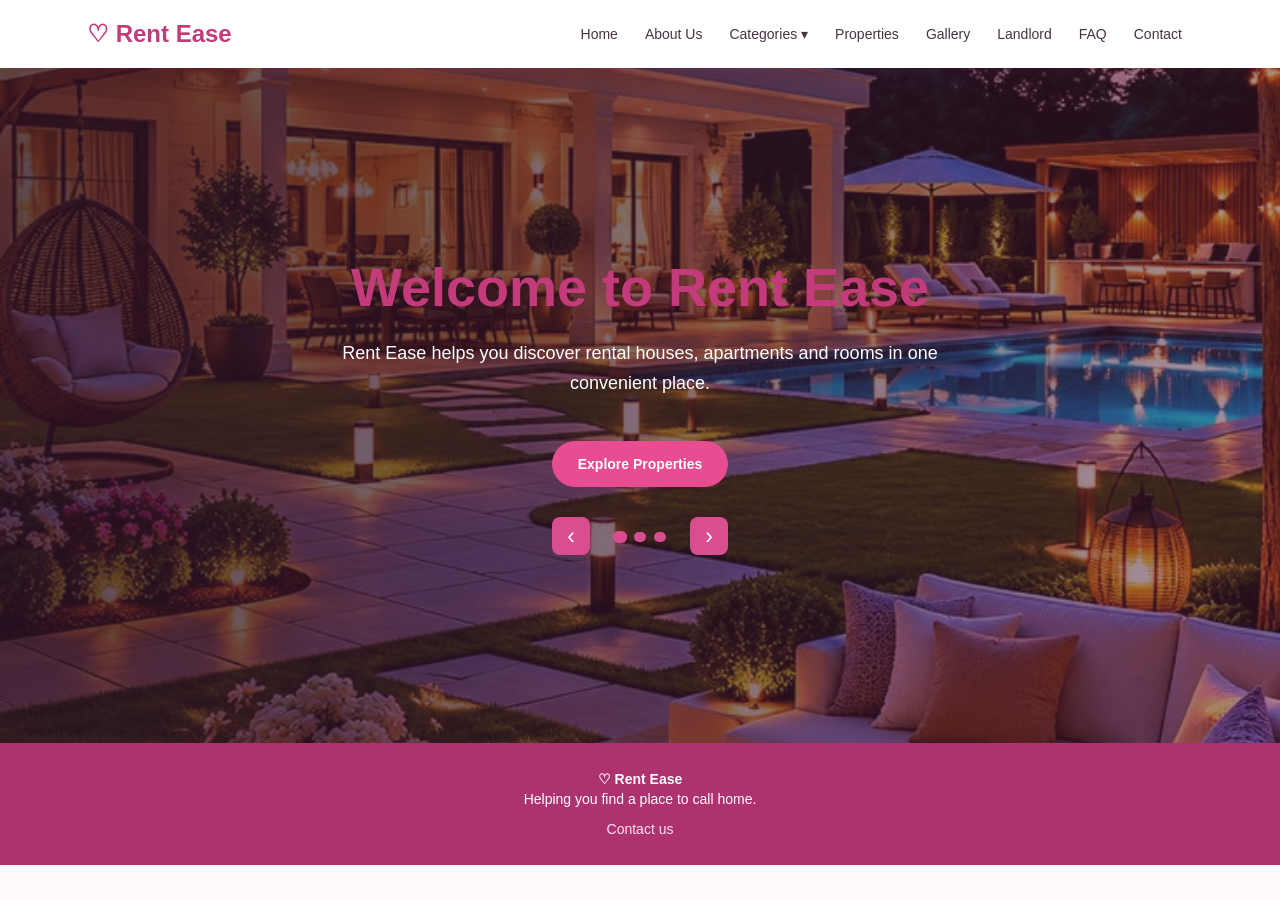
<file: index.html>
<!DOCTYPE html><html lang="en"><head><meta charset="UTF-8"><meta name="viewport" content="width=device-width, initial-scale=1"><title>Rent Ease | Home</title><link rel="stylesheet" href="bootstrap/css/bootstrap.min.css"><style>
*{box-sizing:border-box}body{margin:0;font-family:Arial,sans-serif;color:#44263a;background:#fff6fa}header{background:#fff;box-shadow:0 2px 12px #9b47702a;position:relative;z-index:10}.nav{max-width:1150px;margin:auto;padding:15px 22px;display:flex;justify-content:space-between;align-items:center;gap:20px}.logo{font-size:24px;font-weight:bold;color:#b92768;text-decoration:none}nav{display:flex;gap:5px;flex-wrap:wrap;align-items:center}nav a,.dropbtn{display:inline-block;padding:9px 11px;color:#44263a;text-decoration:none;background:transparent;border:0;border-radius:8px;font-size:14px;cursor:pointer}nav a:hover,.dropbtn:hover{background:#ffe2ef;color:#b92768;text-decoration:none}.dropdown{position:relative}.menu{display:none;position:absolute;top:100%;left:0;background:white;min-width:170px;padding:8px;box-shadow:0 6px 20px #44263a33;border-radius:8px}.menu a{display:block}.dropdown:hover .menu,.dropdown:focus-within .menu{display:block}
/* The entire homepage uses only ONE background photo. */
.home{min-height:75vh;background:linear-gradient(90deg,rgba(48,20,39,.78),rgba(75,28,54,.48)),url('images/image\ 400.jpg') center/cover no-repeat;display:flex;justify-content:center;align-items:center;text-align:center;padding:70px 22px}.welcome{max-width:720px;color:white}.welcome h1{font-size:clamp(32px,5vw,54px);line-height:1.18;margin:0 0 18px;color:white}.welcome p{font-size:18px;line-height:1.7;margin:0 auto 28px;max-width:610px}.btn-pink{display:inline-block;background:#e84d91;color:white;padding:13px 26px;border-radius:25px;font-weight:bold;text-decoration:none;transition:.2s}.btn-pink:hover{background:#b92768;color:white;transform:translateY(-3px);text-decoration:none}
/* This is a text-only carousel, so no extra pictures appear. */
.text-carousel{margin:0 auto 25px;min-height:160px;position:relative}.message{display:none;animation:fade .5s ease}.message.active{display:block}@keyframes fade{from{opacity:0}to{opacity:1}}.controls{display:flex;align-items:center;justify-content:center;gap:20px;margin-top:30px}.arrow{background:#ffffff33;color:white;border:1px solid #ffffff88;border-radius:50%;width:38px;height:38px;cursor:pointer;font-size:23px}.arrow:hover{background:#e84d91}.dot{width:10px;height:10px;background:#ffffff80;border:0;border-radius:50%;cursor:pointer;margin:0 4px}.dot.active{background:#fff;transform:scale(1.2)}footer{text-align:center;background:#3a2030;color:#fff2f8;padding:26px 15px}footer a{color:#ffd3e5}footer a:hover{color:white}@media(max-width:850px){.nav{flex-direction:column;align-items:flex-start}nav{gap:0}.home{min-height:70vh}.welcome p{font-size:16px}}
</style><style>
/* FINAL pink/white visual cleanup */
:root{--pink:#ed82b6;--deep:#c43b7b;--pale:#fff0f7;--light:#fffafd;--ink:#432b39}
html,body{min-height:100%;background:#fffafd!important;color:var(--ink)!important}
header{background:#fff!important;box-shadow:0 3px 15px rgba(173,52,111,.10)!important}
.logo{color:var(--deep)!important}
nav a,nav .dropbtn{color:#493342!important;background:transparent!important}
nav a:hover,nav .dropbtn:hover{color:var(--deep)!important;background:#ffe5f1!important}
h1,h2,h3{color:var(--deep)!important}
.intro,.lead{border:0!important;border-radius:18px!important;overflow:hidden;background-image:linear-gradient(110deg,rgba(190,47,111,.72),rgba(255,255,255,.12)),url('images/image 6.jpg')!important;background-position:center!important;background-size:cover!important;color:white!important;box-shadow:0 8px 24px rgba(173,52,111,.12)!important}
.intro h1,.intro h2,.intro p,.lead h1,.lead h2,.lead p{color:white!important}
.panel,.box,.card,details,.contact-form-panel{background:#fff!important;border:1px solid #614452!important;box-shadow:0 4px 16px rgba(180,53,112,.08)!important;border-radius:14px}
button,.btn,.send-button{background:#d94d91!important;color:#fff!important;border:0!important;border-radius:8px!important}
button:hover,.btn:hover,.send-button:hover{background:#b93373!important;color:white!important}
input,textarea,select{border:1px solid #efbdd7!important;background:white!important}
footer{background:#ad326f!important;color:white!important}
footer a{color:#ffe1ef!important}
.gallery img{border:3px solid white!important;border-radius:12px!important;box-shadow:0 5px 18px rgba(173,52,111,.12)!important}
@media(max-width:760px){main{padding-left:14px!important;padding-right:14px!important}}
</style></head><body><header>
<div class="nav">
<a class="logo" href="index.html">
     ♡ Rent Ease
    </a>
<nav aria-label="Main navigation">
<a href="index.html">
      Home
     </a>
<a href="aboutus.html">
      About Us
     </a>
<div class="dropdown">
<button aria-haspopup="true" class="dropbtn">
       Categories ▾
      </button>
<div class="menu">
<a href="categories.html#apartments">
        Apartments
       </a>
<a href="categories.html#houses">
        Houses
       </a>
<a href="categories.html#rooms">
        Affordable Homes
       </a>
<a href="categories.html#gardens">
        Homes with Gardens
       </a>
<a href="categories.html#modern">
        Modern Homes
       </a>
<a href="categories.html#furnished">
        Furnished Options
       </a>
</div>
</div>
<a href="properties.html">
      Properties
     </a>
<a href="gallery.html">
      Gallery
     </a>
<a href="landlord.html">
      Landlord
     </a>
<a href="faq.html">
      FAQ
     </a>
<a href="contact.html">
      Contact
     </a>
</nav>
</div>
</header><main><section class="home"><div class="welcome"><div class="text-carousel" aria-label="About Rent Ease"><div class="message active"><h1>Welcome to Rent Ease</h1><p>Rent Ease helps you discover rental houses, apartments and rooms in one convenient place.</p></div><div class="message"><h1>Find Your Next Home</h1><p>Explore different types of properties and choose a space that suits your needs.</p></div><div class="message"><h1>Renting Made Simple</h1><p>Browse properties, learn about renting and contact us when you need help.</p></div></div><a class="btn-pink" href="properties.html">Explore Properties</a><div class="controls"><button class="arrow" id="previous" aria-label="Previous message">&#8249;</button><div><button class="dot active" aria-label="Message 1"></button><button class="dot" aria-label="Message 2"></button><button class="dot" aria-label="Message 3"></button></div><button class="arrow" id="next" aria-label="Next message">&#8250;</button></div></div></section></main><footer>
<strong>
    ♡ Rent Ease
   </strong>
<p>
    Helping you find a place to call home.
   </p>
<a href="contact.html">
    Contact us
   </a>
</footer><script>
var messages=document.querySelectorAll('.message');var dots=document.querySelectorAll('.dot');var current=0;
function showMessage(number){messages[current].classList.remove('active');dots[current].classList.remove('active');current=(number+messages.length)%messages.length;messages[current].classList.add('active');dots[current].classList.add('active');}
document.getElementById('previous').onclick=function(){showMessage(current-1);};document.getElementById('next').onclick=function(){showMessage(current+1);};dots.forEach(function(dot,i){dot.onclick=function(){showMessage(i);};});setInterval(function(){showMessage(current+1);},5000);
</script></body></html>
</file>
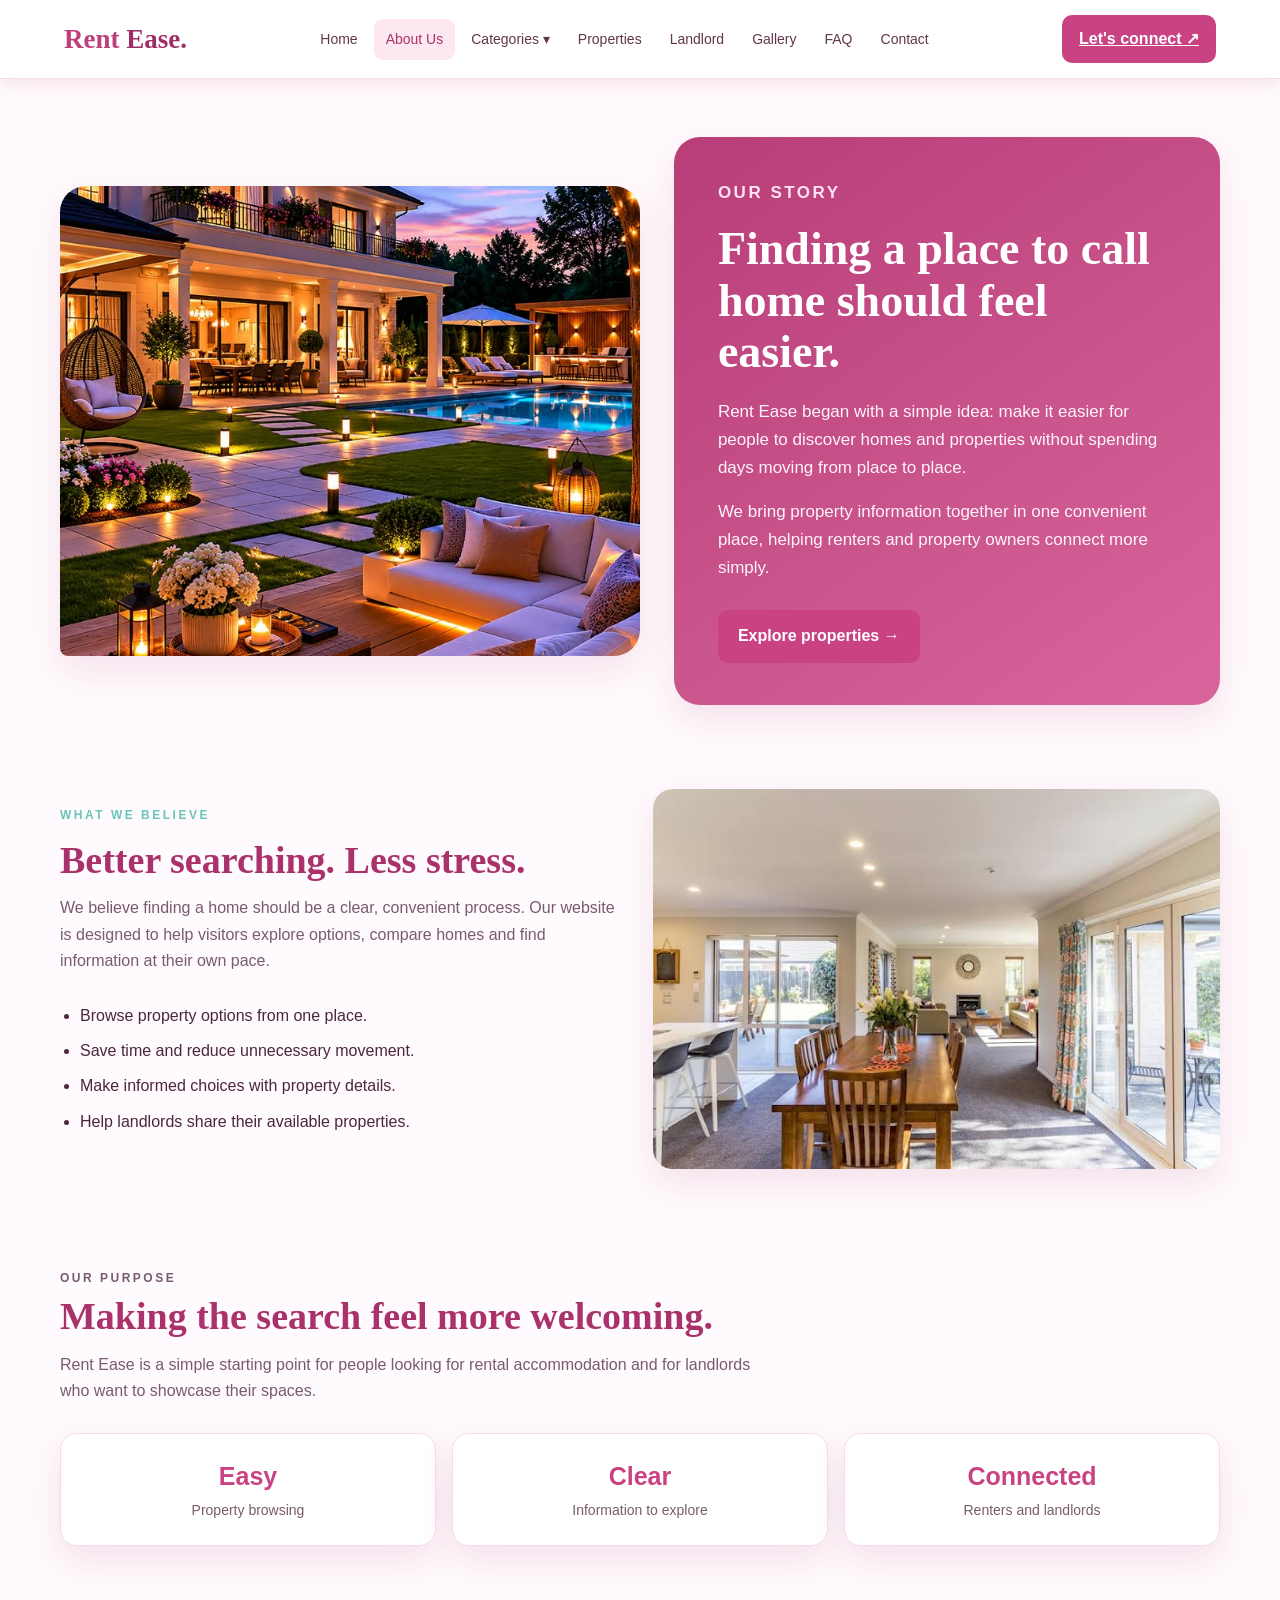
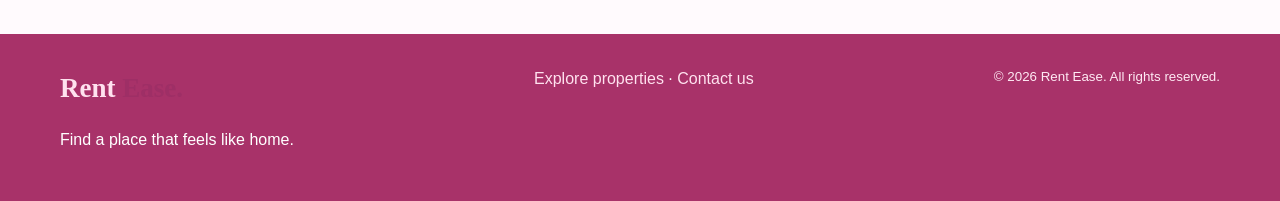
<file: aboutus.html>
<!doctype html><html lang="en"><head><meta charset="utf-8"><meta name="viewport" content="width=device-width,initial-scale=1"><title>About Us | Rent Ease</title><link rel="stylesheet" href="rent-ease-style.css"></head><body>
<header class="site-header"><div class="nav-wrap"><a class="brand" href="index.html">Rent <span>Ease.</span></a><nav class="site-nav"><a href="index.html">Home</a><a class="current" href="aboutus.html">About Us</a><div class="category-dropdown"><button class="category-toggle" type="button" aria-haspopup="true">Categories ▾</button><div class="category-menu"><a href="categories.html#apartments">Apartments</a><a href="categories.html#houses">Family Homes</a><a href="categories.html#rooms">Affordable Homes</a><a href="categories.html#gardens">Homes with Gardens</a><a href="categories.html#modern">Modern Homes</a><a href="categories.html#furnished">Furnished Options</a></div></div><a href="properties.html">Properties</a><a href="landlord.html">Landlord</a><a href="gallery.html">Gallery</a><a href="faq.html">FAQ</a><a href="contact.html">Contact</a></nav><a class="nav-cta" href="contact.html">Let's connect ↗</a></div></header>
<main><div class="wrap hero-split"><img class="hero-image" src="images/image 400.jpg" alt="Modern home surrounded by greenery"><section class="hero-copy"><p class="eyebrow">Our story</p><h1>Finding a place to call home should feel easier.</h1><p>Rent Ease began with a simple idea: make it easier for people to discover homes and properties without spending days moving from place to place.</p><p>We bring property information together in one convenient place, helping renters and property owners connect more simply.</p><a class="btn-main" href="properties.html">Explore properties →</a></section></div>
<section class="section"><div class="wrap two-col"><div><p class="eyebrow">What we believe</p><div class="section-head"><h2>Better searching. Less stress.</h2><p>We believe finding a home should be a clear, convenient process. Our website is designed to help visitors explore options, compare homes and find information at their own pace.</p></div><ul class="check-list"><li>Browse property options from one place.</li><li>Save time and reduce unnecessary movement.</li><li>Make informed choices with property details.</li><li>Help landlords share their available properties.</li></ul></div><img class="photo-panel" src="images/image10.jpg" alt="Bright modern living room"></div></section>
<section class="section"><div class="wrap"><div class="section-head"><p class="eyebrow">Our purpose</p><h2>Making the search feel more welcoming.</h2><p>Rent Ease is a simple starting point for people looking for rental accommodation and for landlords who want to showcase their spaces.</p></div><div class="stats"><div class="stat"><strong>Easy</strong><span>Property browsing</span></div><div class="stat"><strong>Clear</strong><span>Information to explore</span></div><div class="stat"><strong>Connected</strong><span>Renters and landlords</span></div></div></div></section></main>
<footer class="footer"><div class="footer-inner"><div><a class="brand" href="index.html">Rent <span>Ease.</span></a><p>Find a place that feels like home.</p></div><div><a href="properties.html">Explore properties</a> · <a href="contact.html">Contact us</a></div><small>© 2026 Rent Ease. All rights reserved.</small></div></footer></body></html>
</file>
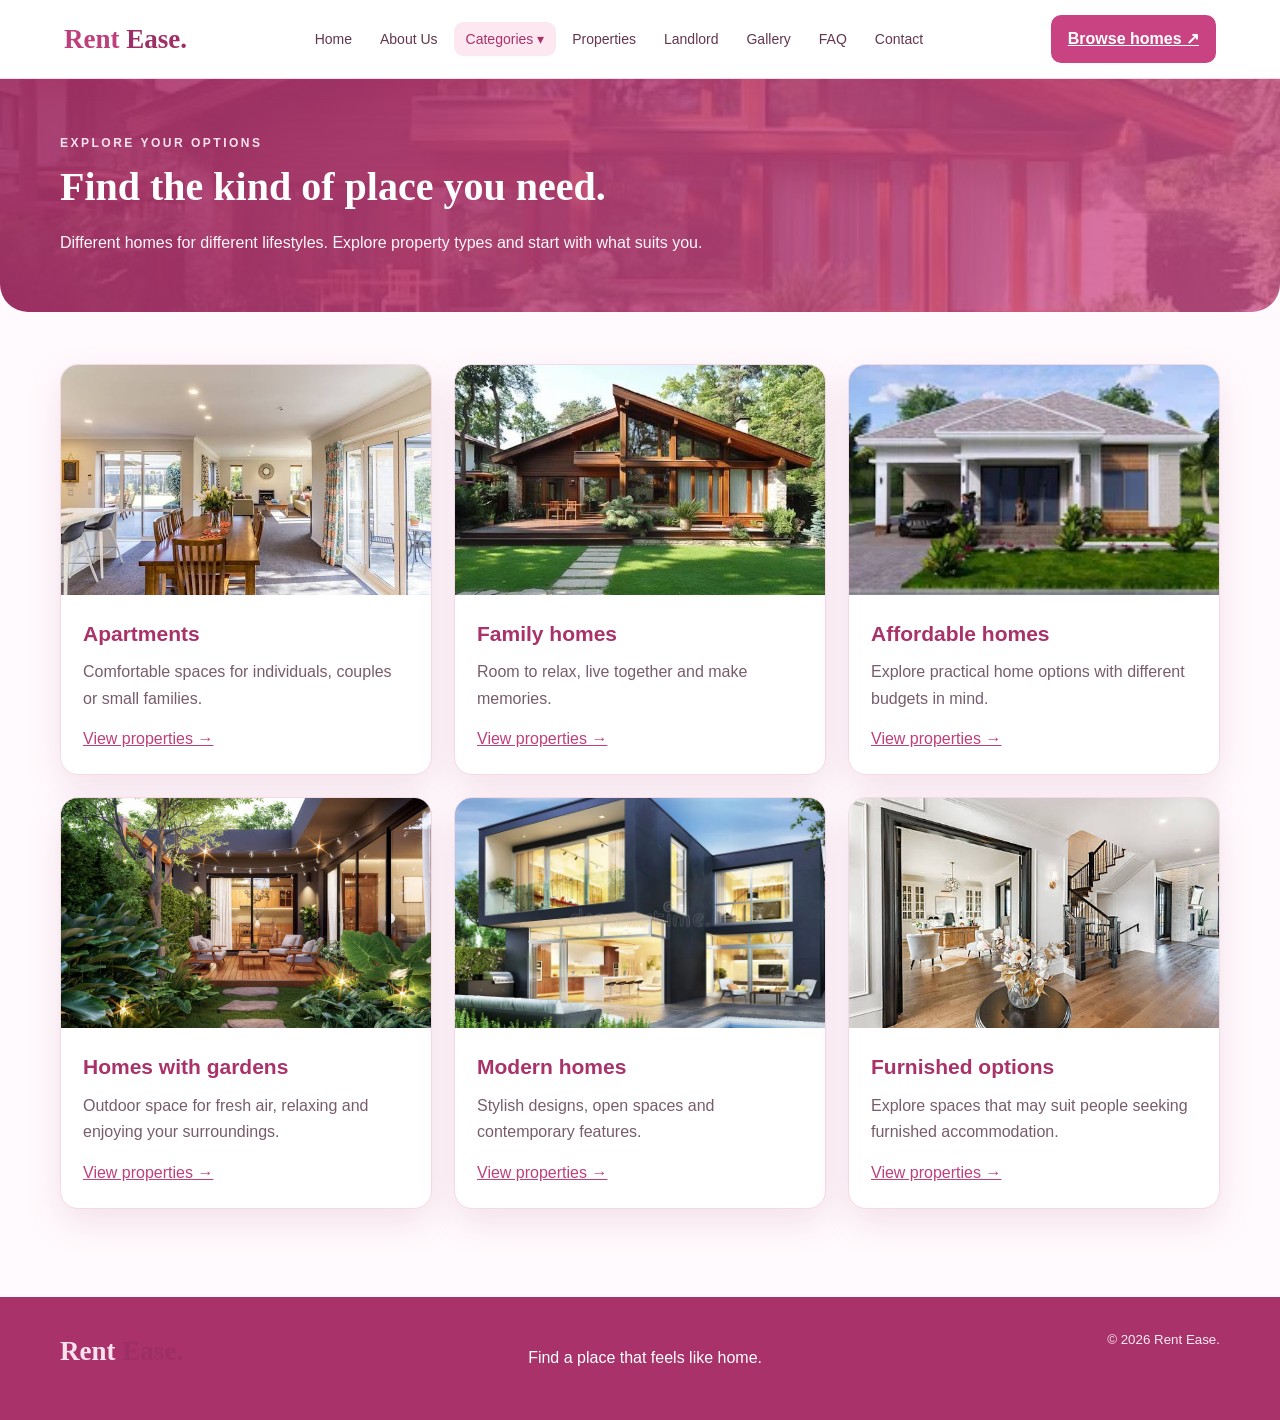
<file: categories.html>
<!doctype html><html lang="en"><head><meta charset="utf-8"><meta name="viewport" content="width=device-width,initial-scale=1"><title>Categories | Rent Ease</title><link rel="stylesheet" href="rent-ease-style.css"></head><body><header class="site-header"><div class="nav-wrap"><a class="brand" href="index.html">Rent <span>Ease.</span></a><nav class="site-nav"><a href="index.html">Home</a><a href="aboutus.html">About Us</a><div class="category-dropdown current"><button class="category-toggle" type="button" aria-haspopup="true">Categories ▾</button><div class="category-menu"><a href="categories.html#apartments">Apartments</a><a href="categories.html#houses">Family Homes</a><a href="categories.html#rooms">Affordable Homes</a><a href="categories.html#gardens">Homes with Gardens</a><a href="categories.html#modern">Modern Homes</a><a href="categories.html#furnished">Furnished Options</a></div></div><a href="properties.html">Properties</a><a href="landlord.html">Landlord</a><a href="gallery.html">Gallery</a><a href="faq.html">FAQ</a><a href="contact.html">Contact</a></nav><a class="nav-cta" href="properties.html">Browse homes ↗</a></div></header><main><section class="banner"><div class="wrap"><p class="eyebrow">Explore your options</p><h1>Find the kind of place you need.</h1><p>Different homes for different lifestyles. Explore property types and start with what suits you.</p></div></section><section class="section"><div class="wrap"><div class="cards"><article class="card" id="apartments"><img src="images/image10.jpg" alt="Apartment interior"><div class="card-body"><h3>Apartments</h3><p>Comfortable spaces for individuals, couples or small families.</p><a href="properties.html">View properties →</a></div></article><article class="card" id="houses"><img src="images/image 5.jpg" alt="Modern house"><div class="card-body"><h3>Family homes</h3><p>Room to relax, live together and make memories.</p><a href="properties.html">View properties →</a></div></article><article class="card" id="rooms"><img src="images/image 11.webp" alt="Single storey home"><div class="card-body"><h3>Affordable homes</h3><p>Explore practical home options with different budgets in mind.</p><a href="properties.html">View properties →</a></div></article><article class="card" id="gardens"><img src="images/image 1.jpg" alt="Home with garden"><div class="card-body"><h3>Homes with gardens</h3><p>Outdoor space for fresh air, relaxing and enjoying your surroundings.</p><a href="properties.html">View properties →</a></div></article><article class="card" id="modern"><img src="images/image 2.webp" alt="Contemporary house"><div class="card-body"><h3>Modern homes</h3><p>Stylish designs, open spaces and contemporary features.</p><a href="properties.html">View properties →</a></div></article><article class="card" id="furnished"><img src="images/image 9.jpg" alt="Living space"><div class="card-body"><h3>Furnished options</h3><p>Explore spaces that may suit people seeking furnished accommodation.</p><a href="properties.html">View properties →</a></div></article></div></div></section></main><footer class="footer"><div class="footer-inner"><a class="brand" href="index.html">Rent <span>Ease.</span></a><p>Find a place that feels like home.</p><small>© 2026 Rent Ease.</small></div></footer></body></html>
</file>
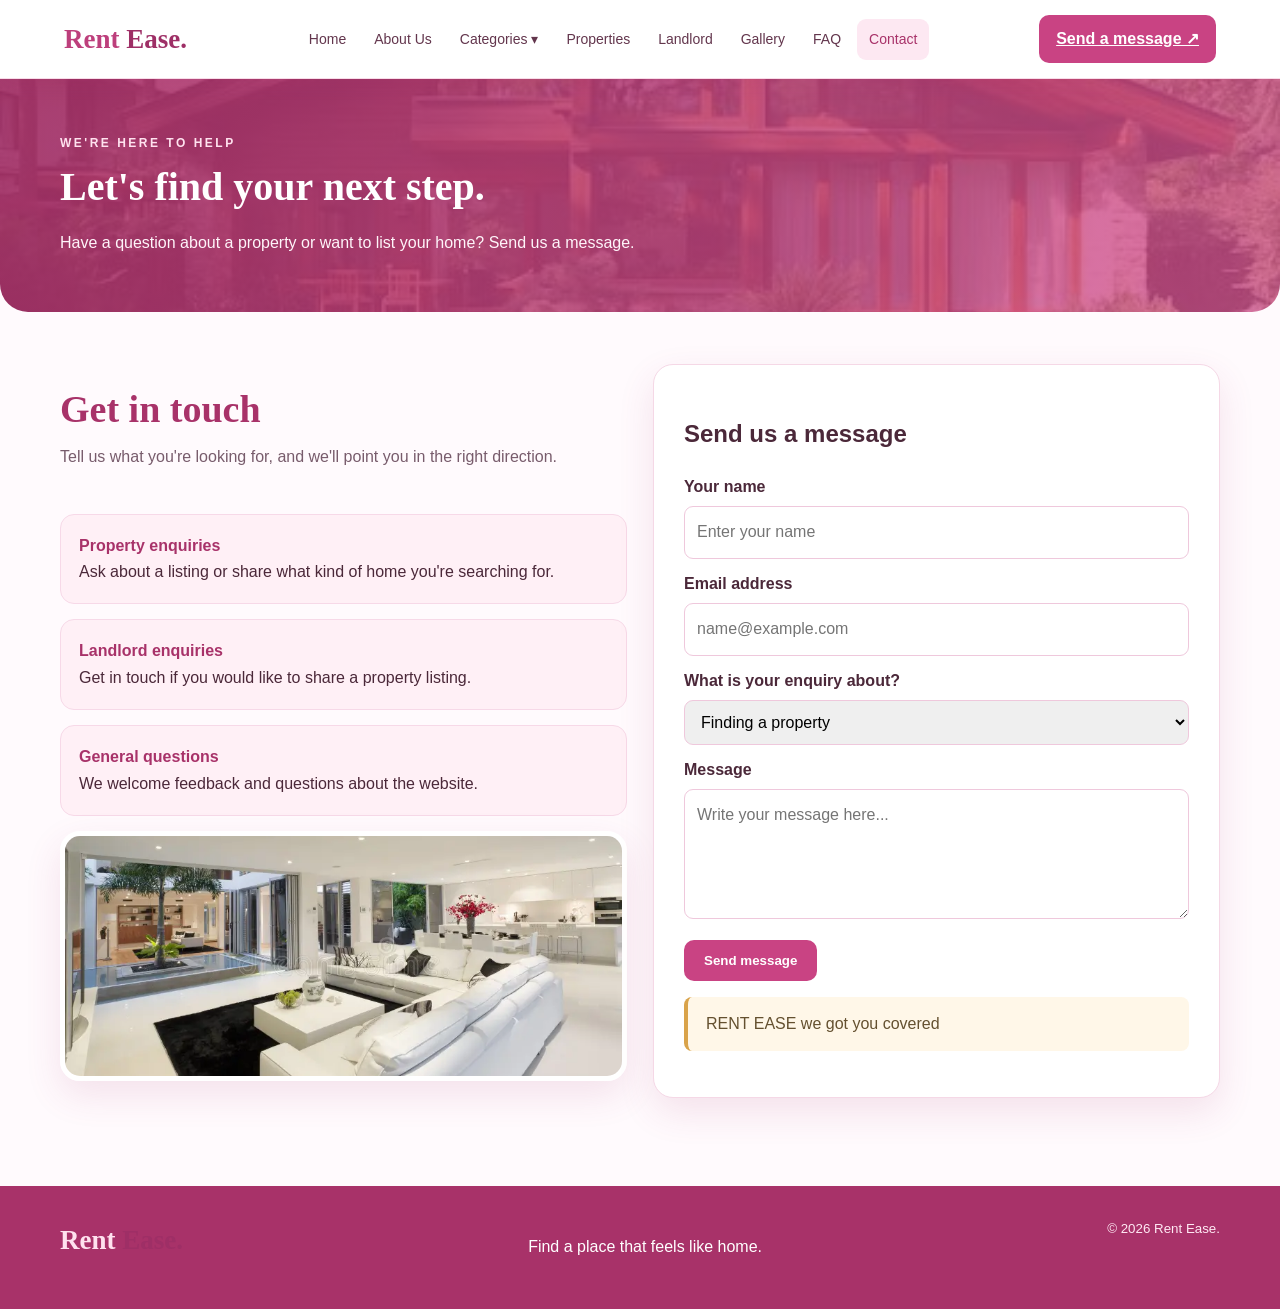
<file: contact.html>
<!doctype html><html lang="en"><head><meta charset="utf-8"><meta name="viewport" content="width=device-width,initial-scale=1"><title>Contact | Rent Ease</title><link rel="stylesheet" href="rent-ease-style.css"></head><body><header class="site-header"><div class="nav-wrap"><a class="brand" href="index.html">Rent <span>Ease.</span></a><nav class="site-nav"><a href="index.html">Home</a><a href="aboutus.html">About Us</a><div class="category-dropdown"><button class="category-toggle" type="button" aria-haspopup="true">Categories ▾</button><div class="category-menu"><a href="categories.html#apartments">Apartments</a><a href="categories.html#houses">Family Homes</a><a href="categories.html#rooms">Affordable Homes</a><a href="categories.html#gardens">Homes with Gardens</a><a href="categories.html#modern">Modern Homes</a><a href="categories.html#furnished">Furnished Options</a></div></div><a href="properties.html">Properties</a><a href="landlord.html">Landlord</a><a href="gallery.html">Gallery</a><a href="faq.html">FAQ</a><a class="current" href="contact.html">Contact</a></nav><a class="nav-cta" href="#message">Send a message ↗</a></div></header><main><section class="banner"><div class="wrap"><p class="eyebrow">We're here to help</p><h1>Let's find your next step.</h1><p>Have a question about a property or want to list your home? Send us a message.</p></div></section><section class="section"><div class="wrap two-col"><div class="contact-info"><div class="section-head"><h2>Get in touch</h2><p>Tell us what you're looking for, and we'll point you in the right direction.</p></div><div class="info-item"><strong>Property enquiries</strong>Ask about a listing or share what kind of home you're searching for.</div><div class="info-item"><strong>Landlord enquiries</strong>Get in touch if you would like to share a property listing.</div><div class="info-item"><strong>General questions</strong>We welcome feedback and questions about the website.</div><img class="photo-panel" style="height:250px" src="images/image 3.webp" alt="Comfortable modern home interior"></div><form id="message" class="form-card"><h2>Send us a message</h2><label for="name">Your name</label><input id="name" name="name" placeholder="Enter your name" required><label for="email">Email address</label><input id="email" name="email" type="email" placeholder="name@example.com" required><label for="subject">What is your enquiry about?</label><select id="subject" name="subject"><option>Finding a property</option><option>Listing a property</option><option>General question</option></select><label for="message-text">Message</label><textarea id="message-text" name="message" placeholder="Write your message here..." required></textarea><button class="btn-main" type="submit" style="border:0;cursor:pointer">Send message</button><p id="form-result" role="status" style="color:var(--teal);font-weight:bold"></p><p class="notice">RENT EASE we got you covered </p></form></div></section></main><footer class="footer"><div class="footer-inner"><a class="brand" href="index.html">Rent <span>Ease.</span></a><p>Find a place that feels like home.</p><small>© 2026 Rent Ease.</small></div></footer><script>document.getElementById('message').addEventListener('submit',function(e){e.preventDefault();document.getElementById('form-result').textContent='Thank you! Your message has been prepared. (Demo form)';this.reset();});</script></body></html>
</file>
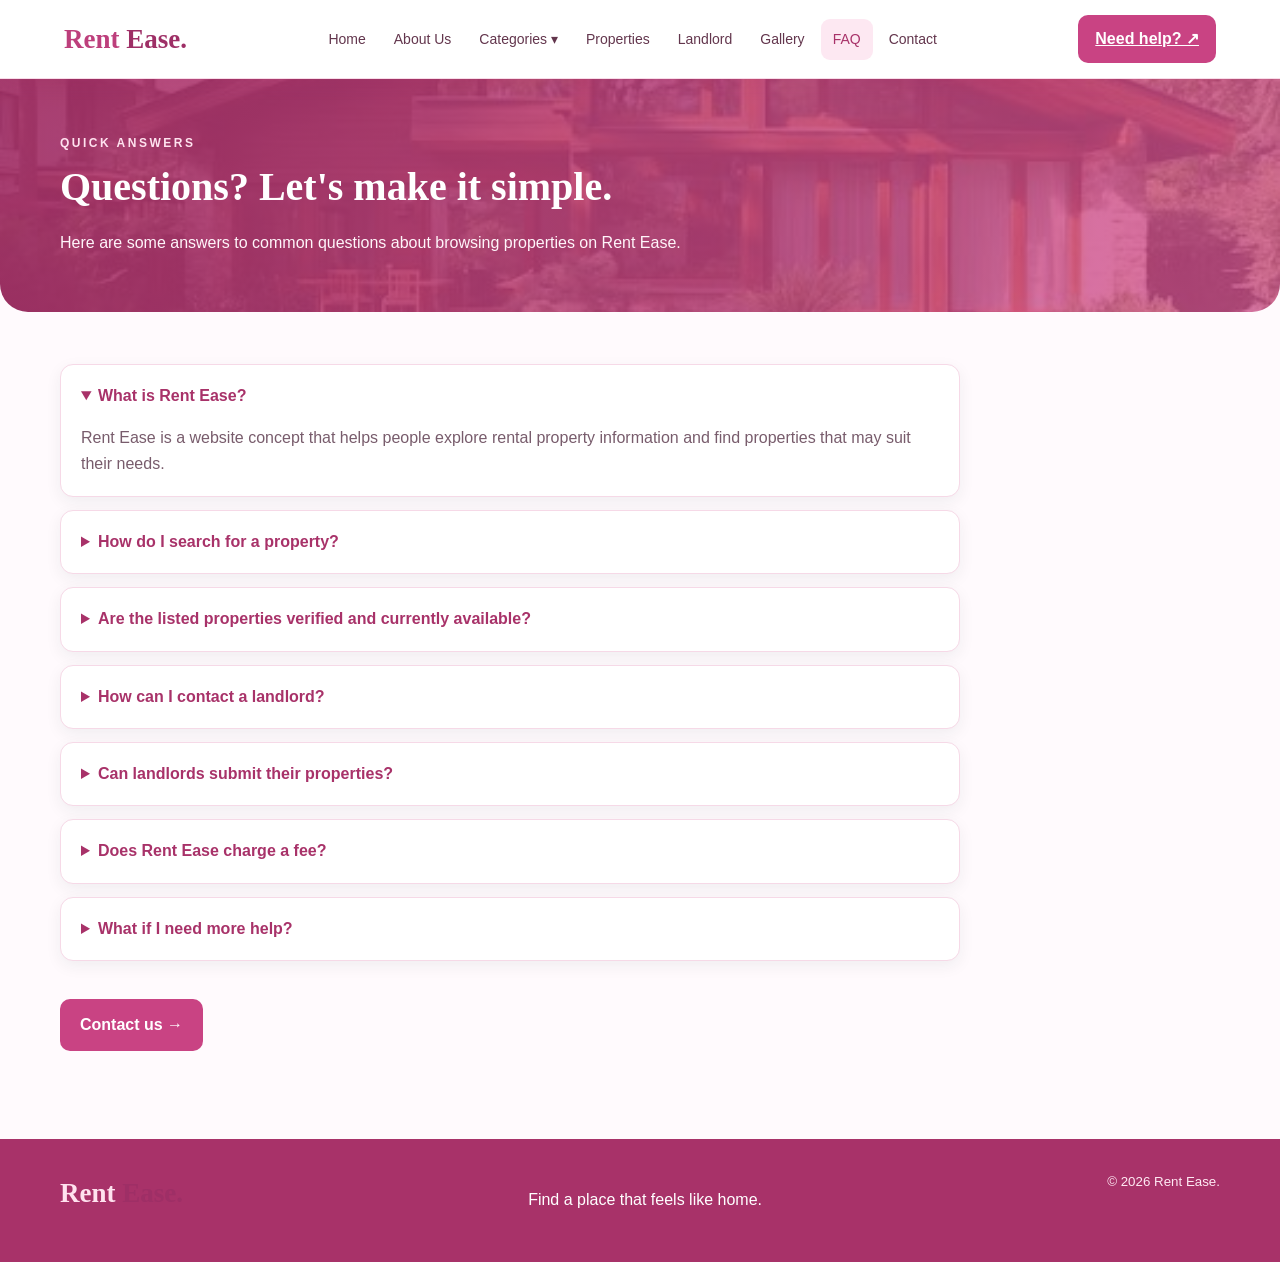
<file: faq.html>
<!doctype html><html lang="en"><head><meta charset="utf-8"><meta name="viewport" content="width=device-width,initial-scale=1"><title>FAQ | Rent Ease</title><link rel="stylesheet" href="rent-ease-style.css"></head><body><header class="site-header"><div class="nav-wrap"><a class="brand" href="index.html">Rent <span>Ease.</span></a><nav class="site-nav"><a href="index.html">Home</a><a href="aboutus.html">About Us</a><div class="category-dropdown"><button class="category-toggle" type="button" aria-haspopup="true">Categories ▾</button><div class="category-menu"><a href="categories.html#apartments">Apartments</a><a href="categories.html#houses">Family Homes</a><a href="categories.html#rooms">Affordable Homes</a><a href="categories.html#gardens">Homes with Gardens</a><a href="categories.html#modern">Modern Homes</a><a href="categories.html#furnished">Furnished Options</a></div></div><a href="properties.html">Properties</a><a href="landlord.html">Landlord</a><a href="gallery.html">Gallery</a><a class="current" href="faq.html">FAQ</a><a href="contact.html">Contact</a></nav><a class="nav-cta" href="contact.html">Need help? ↗</a></div></header><main><section class="banner"><div class="wrap"><p class="eyebrow">Quick answers</p><h1>Questions? Let's make it simple.</h1><p>Here are some answers to common questions about browsing properties on Rent Ease.</p></div></section><section class="section"><div class="wrap"><div class="faq-list"><details open><summary>What is Rent Ease?</summary><p>Rent Ease is a website concept that helps people explore rental property information and find properties that may suit their needs.</p></details><details><summary>How do I search for a property?</summary><p>Visit the Properties page or browse the Categories page to explore property types and sample listings.</p></details><details><summary>Are the listed properties verified and currently available?</summary><p>The listings in this demonstration are sample content. Please contact us to confirm availability, details and terms.</p></details><details><summary>How can I contact a landlord?</summary><p>Use the Contact page to send an enquiry and include the property you are interested in.</p></details><details><summary>Can landlords submit their properties?</summary><p>Yes. Landlords can use the Landlord page to learn what information to prepare and contact us about listing a property.</p></details><details><summary>Does Rent Ease charge a fee?</summary><p>Fees and terms would be confirmed directly with the Rent Ease team; this student website demo does not process payments.</p></details><details><summary>What if I need more help?</summary><p>Visit our Contact page and send your question. We will use your message to understand what information you need.</p></details></div><div style="margin-top:26px"><a class="btn-main" href="contact.html">Contact us →</a></div></div></section></main><footer class="footer"><div class="footer-inner"><a class="brand" href="index.html">Rent <span>Ease.</span></a><p>Find a place that feels like home.</p><small>© 2026 Rent Ease.</small></div></footer></body></html>
</file>
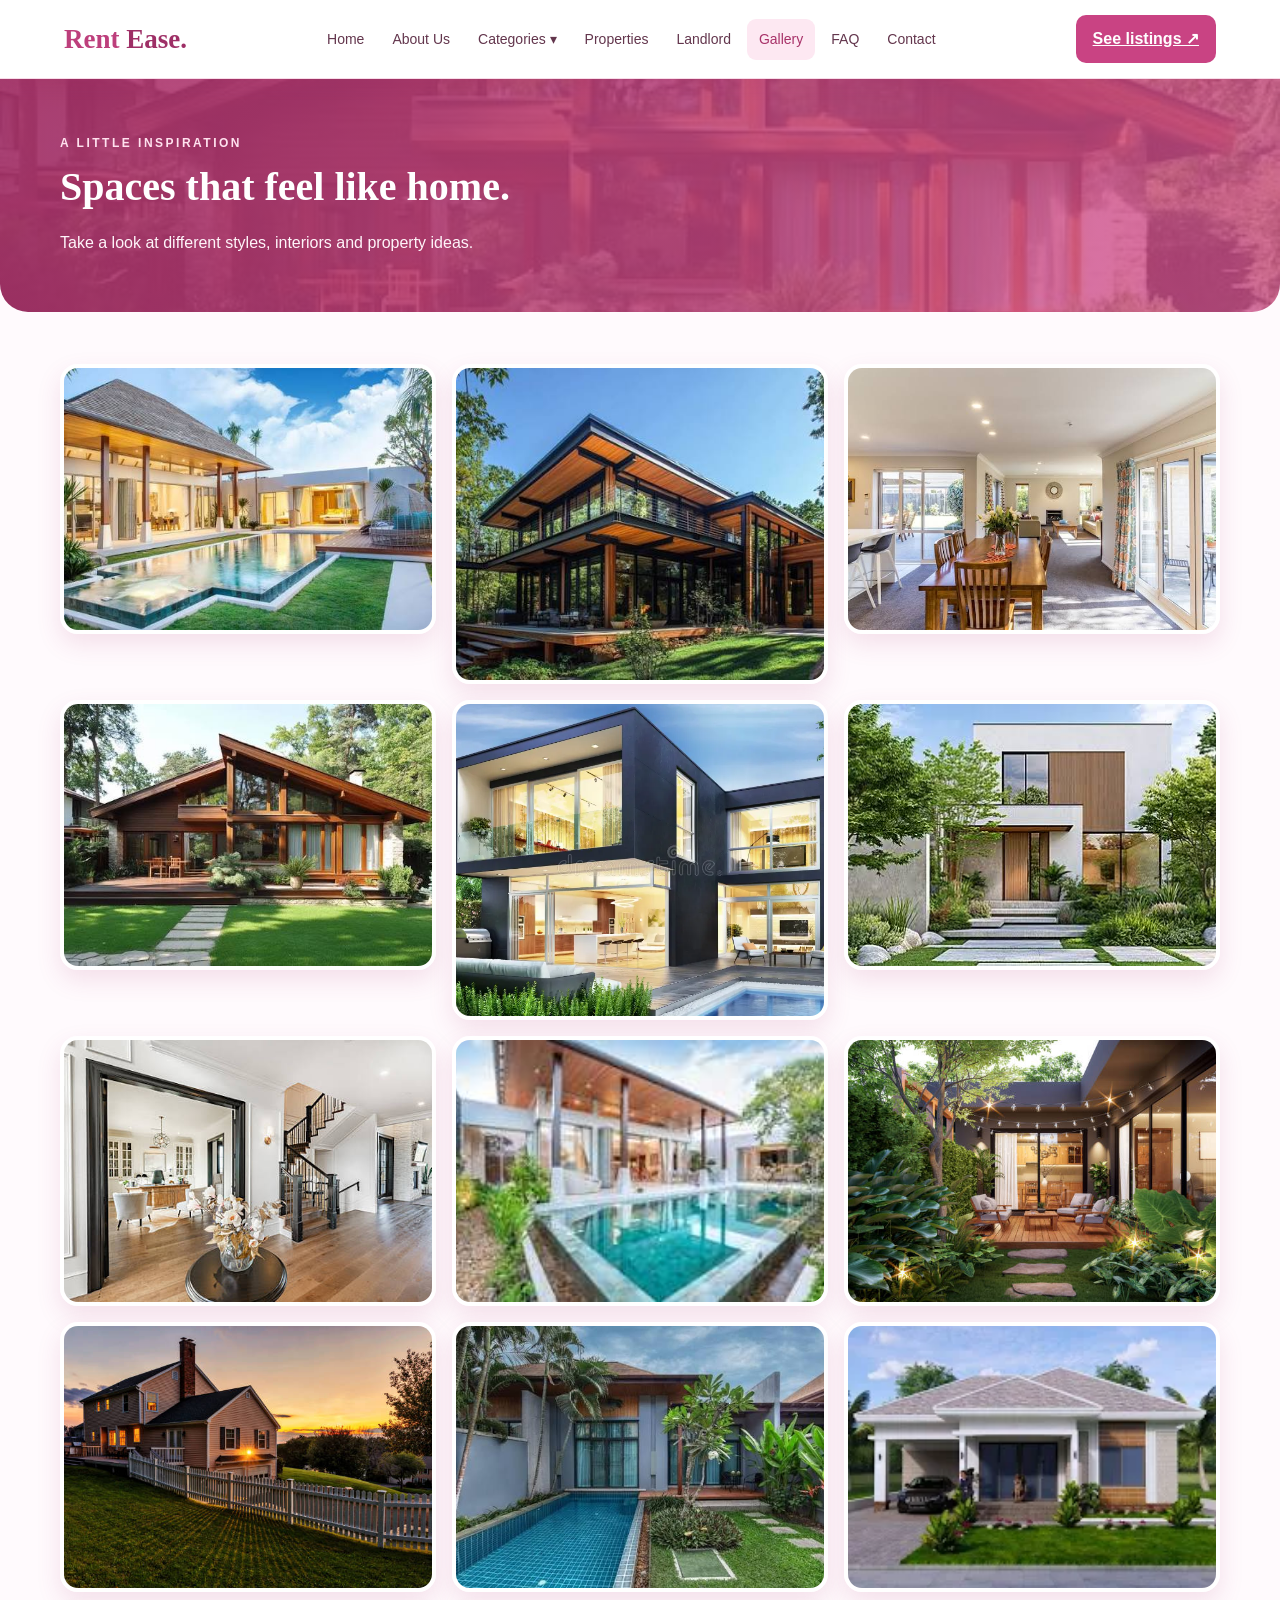
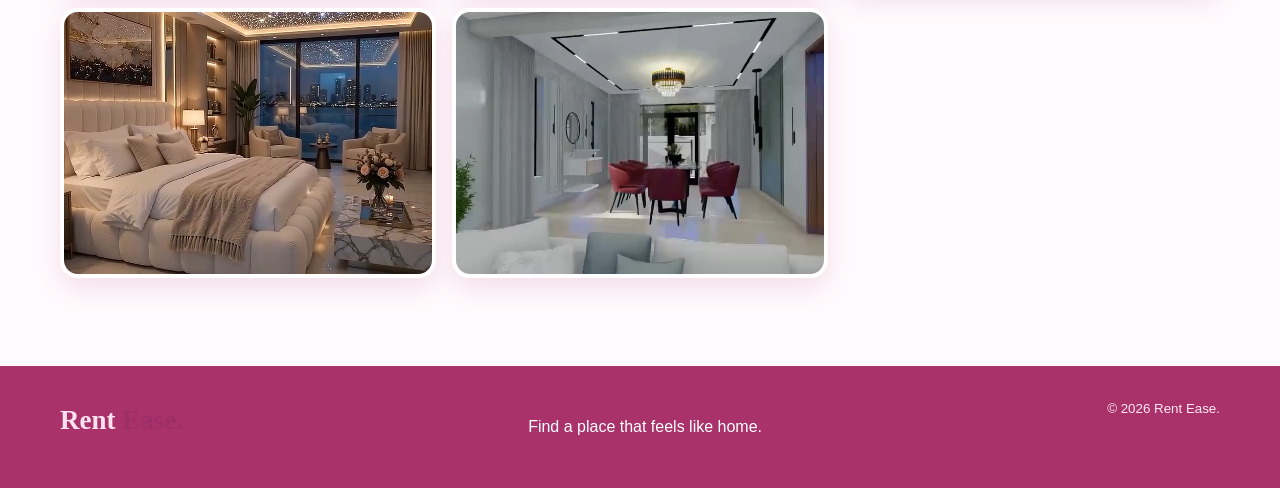
<file: gallery.html>
<!doctype html><html lang="en"><head><meta charset="utf-8"><meta name="viewport" content="width=device-width,initial-scale=1"><title>Gallery | Rent Ease</title><link rel="stylesheet" href="rent-ease-style.css"></head><body><header class="site-header"><div class="nav-wrap"><a class="brand" href="index.html">Rent <span>Ease.</span></a><nav class="site-nav"><a href="index.html">Home</a><a href="aboutus.html">About Us</a><div class="category-dropdown"><button class="category-toggle" type="button" aria-haspopup="true">Categories ▾</button><div class="category-menu"><a href="categories.html#apartments">Apartments</a><a href="categories.html#houses">Family Homes</a><a href="categories.html#rooms">Affordable Homes</a><a href="categories.html#gardens">Homes with Gardens</a><a href="categories.html#modern">Modern Homes</a><a href="categories.html#furnished">Furnished Options</a></div></div><a href="properties.html">Properties</a><a href="landlord.html">Landlord</a><a class="current" href="gallery.html">Gallery</a><a href="faq.html">FAQ</a><a href="contact.html">Contact</a></nav><a class="nav-cta" href="properties.html">See listings ↗</a></div></header><main><section class="banner"><div class="wrap"><p class="eyebrow">A little inspiration</p><h1>Spaces that feel like home.</h1><p>Take a look at different styles, interiors and property ideas.</p></div></section><section class="section"><div class="wrap"><div class="gallery-grid"><img src="images/image b" alt="Modern home with swimming pool"><img src="images/image 6.jpg" alt="Wood and glass house"><img src="images/image10.jpg" alt="Bright living room"><img src="images/image 5.jpg" alt="Contemporary house"><img src="images/image 2.webp" alt="Modern architecture"><img src="images/image 7.jpg" alt="Home with landscaping"><img src="images/image 9.jpg" alt="Minimal living room"><img src="images/image 8.jpg" alt="House and pool"><img src="images/image 1.jpg" alt="Home surrounded by greenery"><img src="images/image 4.jpg" alt="House at sunset"><img src="images/image d.jpg" alt="Contemporary villa"><img src="images/image 11.webp" alt="Single-storey home"><img src="images/video 2.png" alt="Interior photo preview from the images folder"><img src="images/video4.png" alt="Living room photo preview from the images folder"></div></div></section></main><footer class="footer"><div class="footer-inner"><a class="brand" href="index.html">Rent <span>Ease.</span></a><p>Find a place that feels like home.</p><small>© 2026 Rent Ease.</small></div></footer></body></html>
</file>
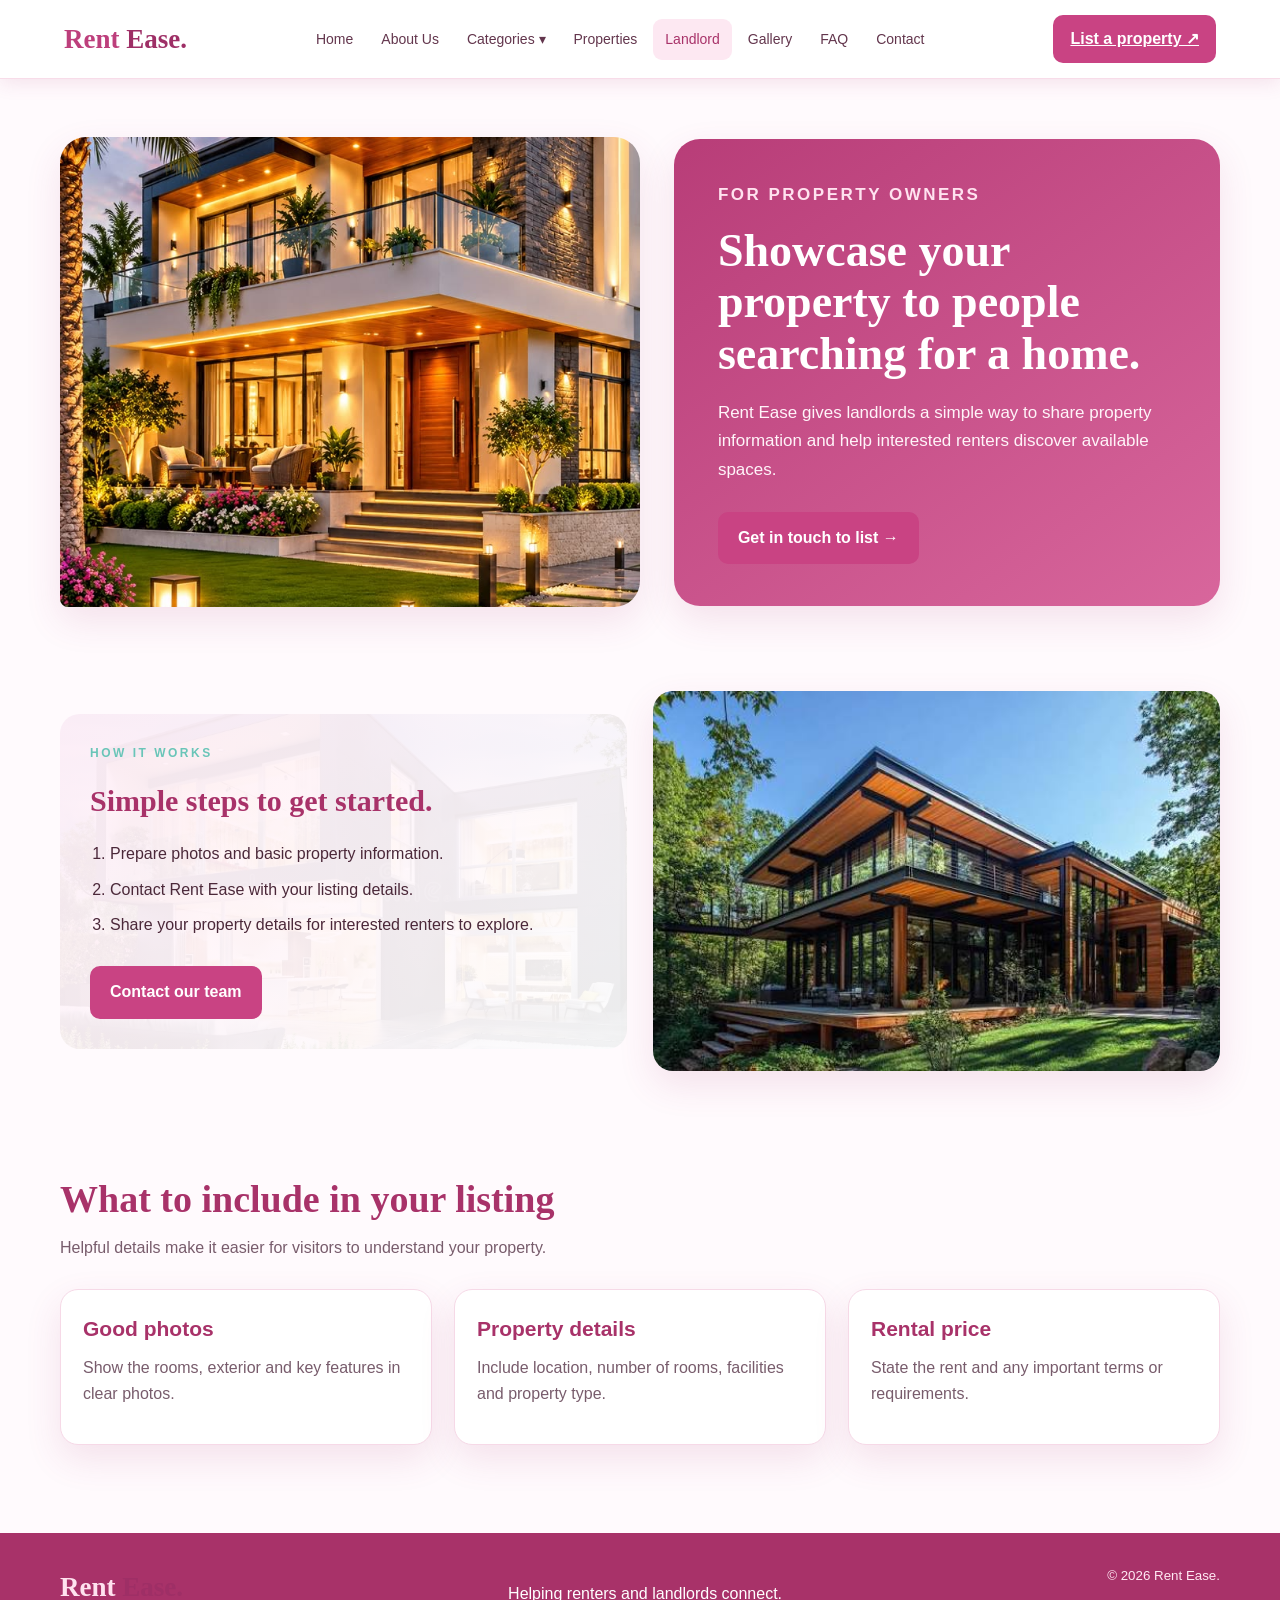
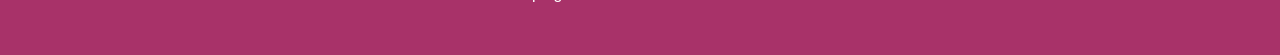
<file: landlord.html>
<!doctype html><html lang="en"><head><meta charset="utf-8"><meta name="viewport" content="width=device-width,initial-scale=1"><title>Landlords | Rent Ease</title><link rel="stylesheet" href="rent-ease-style.css"></head><body><header class="site-header"><div class="nav-wrap"><a class="brand" href="index.html">Rent <span>Ease.</span></a><nav class="site-nav"><a href="index.html">Home</a><a href="aboutus.html">About Us</a><div class="category-dropdown"><button class="category-toggle" type="button" aria-haspopup="true">Categories ▾</button><div class="category-menu"><a href="categories.html#apartments">Apartments</a><a href="categories.html#houses">Family Homes</a><a href="categories.html#rooms">Affordable Homes</a><a href="categories.html#gardens">Homes with Gardens</a><a href="categories.html#modern">Modern Homes</a><a href="categories.html#furnished">Furnished Options</a></div></div><a href="properties.html">Properties</a><a class="current" href="landlord.html">Landlord</a><a href="gallery.html">Gallery</a><a href="faq.html">FAQ</a><a href="contact.html">Contact</a></nav><a class="nav-cta" href="contact.html">List a property ↗</a></div></header><main><div class="wrap hero-split"><img class="hero-image" src="images/image 200.jpg" alt="Property surrounded by greenery"><section class="hero-copy"><p class="eyebrow">For property owners</p><h1>Showcase your property to people searching for a home.</h1><p>Rent Ease gives landlords a simple way to share property information and help interested renters discover available spaces.</p><a class="btn-main" href="contact.html">Get in touch to list →</a></section></div><section class="section"><div class="wrap two-col"><div class="soft-panel"><p class="eyebrow">How it works</p><h2>Simple steps to get started.</h2><ol class="check-list"><li>Prepare photos and basic property information.</li><li>Contact Rent Ease with your listing details.</li><li>Share your property details for interested renters to explore.</li></ol><a class="btn-main" href="contact.html">Contact our team</a></div><img class="photo-panel" src="images/image 6.jpg" alt="Modern home exterior"></div></section><section class="section"><div class="wrap"><div class="section-head"><h2>What to include in your listing</h2><p>Helpful details make it easier for visitors to understand your property.</p></div><div class="cards"><div class="card"><div class="card-body"><h3>Good photos</h3><p>Show the rooms, exterior and key features in clear photos.</p></div></div><div class="card"><div class="card-body"><h3>Property details</h3><p>Include location, number of rooms, facilities and property type.</p></div></div><div class="card"><div class="card-body"><h3>Rental price</h3><p>State the rent and any important terms or requirements.</p></div></div></div></div></section></main><footer class="footer"><div class="footer-inner"><a class="brand" href="index.html">Rent <span>Ease.</span></a><p>Helping renters and landlords connect.</p><small>© 2026 Rent Ease.</small></div></footer></body></html>
</file>
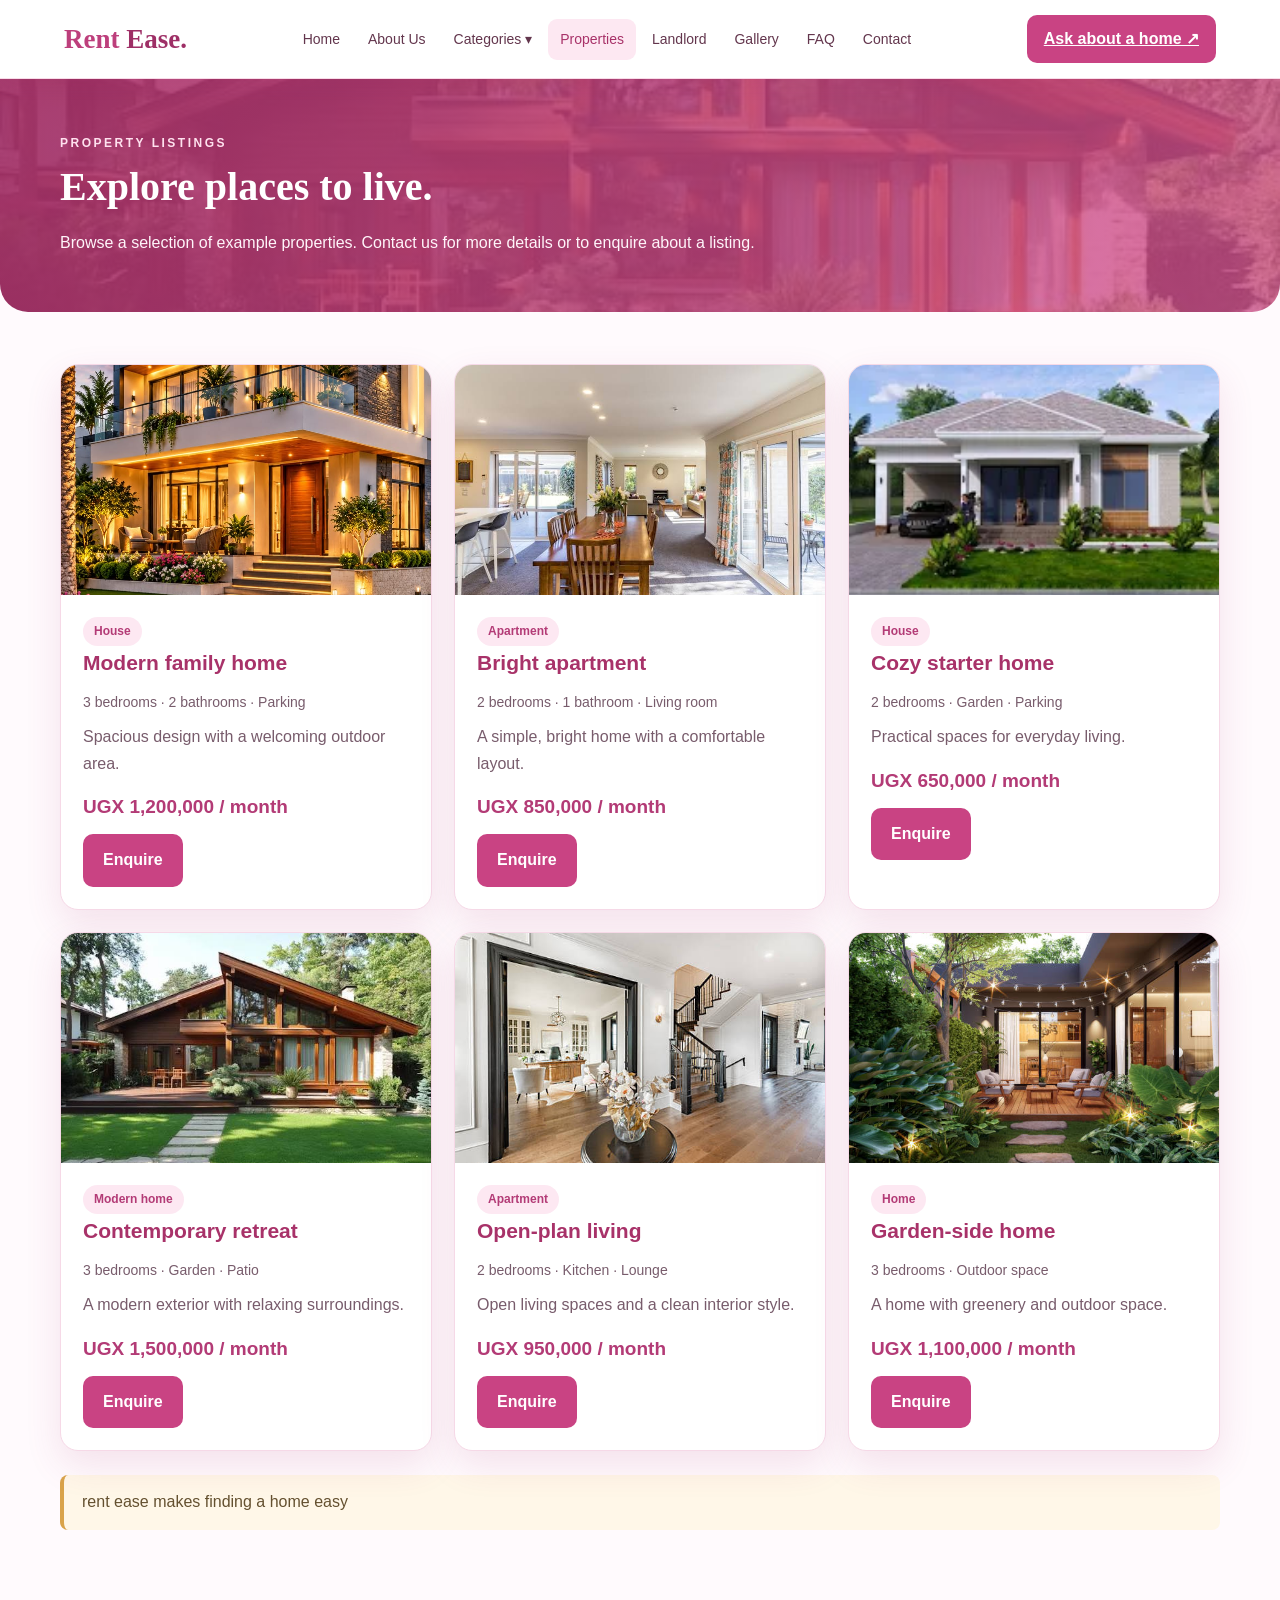
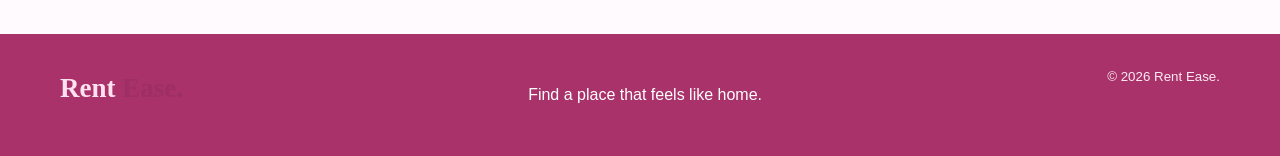
<file: properties.html>
<!doctype html><html lang="en"><head><meta charset="utf-8"><meta name="viewport" content="width=device-width,initial-scale=1"><title>Properties | Rent Ease</title><link rel="stylesheet" href="rent-ease-style.css"></head><body><header class="site-header"><div class="nav-wrap"><a class="brand" href="index.html">Rent <span>Ease.</span></a><nav class="site-nav"><a href="index.html">Home</a><a href="aboutus.html">About Us</a><div class="category-dropdown"><button class="category-toggle" type="button" aria-haspopup="true">Categories ▾</button><div class="category-menu"><a href="categories.html#apartments">Apartments</a><a href="categories.html#houses">Family Homes</a><a href="categories.html#rooms">Affordable Homes</a><a href="categories.html#gardens">Homes with Gardens</a><a href="categories.html#modern">Modern Homes</a><a href="categories.html#furnished">Furnished Options</a></div></div><a class="current" href="properties.html">Properties</a><a href="landlord.html">Landlord</a><a href="gallery.html">Gallery</a><a href="faq.html">FAQ</a><a href="contact.html">Contact</a></nav><a class="nav-cta" href="contact.html">Ask about a home ↗</a></div></header><main><section class="banner"><div class="wrap"><p class="eyebrow">Property listings</p><h1>Explore places to live.</h1><p>Browse a selection of example properties. Contact us for more details or to enquire about a listing.</p></div></section><section class="section"><div class="wrap"><div class="cards"><article class="card"><img src="images/image 200.jpg" alt="Villa with pool"><div class="card-body"><span class="tag">House</span><h3>Modern family home</h3><div class="property-meta">3 bedrooms · 2 bathrooms · Parking</div><p>Spacious design with a welcoming outdoor area.</p><div class="price">UGX 1,200,000 / month</div><a class="btn-main" href="contact.html">Enquire</a></div></article><article class="card"><img src="images/image10.jpg" alt="Apartment interior"><div class="card-body"><span class="tag">Apartment</span><h3>Bright apartment</h3><div class="property-meta">2 bedrooms · 1 bathroom · Living room</div><p>A simple, bright home with a comfortable layout.</p><div class="price">UGX 850,000 / month</div><a class="btn-main" href="contact.html">Enquire</a></div></article><article class="card"><img src="images/image 11.webp" alt="Single storey home"><div class="card-body"><span class="tag">House</span><h3>Cozy starter home</h3><div class="property-meta">2 bedrooms · Garden · Parking</div><p>Practical spaces for everyday living.</p><div class="price">UGX 650,000 / month</div><a class="btn-main" href="contact.html">Enquire</a></div></article><article class="card"><img src="images/image 5.jpg" alt="Contemporary home"><div class="card-body"><span class="tag">Modern home</span><h3>Contemporary retreat</h3><div class="property-meta">3 bedrooms · Garden · Patio</div><p>A modern exterior with relaxing surroundings.</p><div class="price">UGX 1,500,000 / month</div><a class="btn-main" href="contact.html">Enquire</a></div></article><article class="card"><img src="images/image 9.jpg" alt="Interior of home"><div class="card-body"><span class="tag">Apartment</span><h3>Open-plan living</h3><div class="property-meta">2 bedrooms · Kitchen · Lounge</div><p>Open living spaces and a clean interior style.</p><div class="price">UGX 950,000 / month</div><a class="btn-main" href="contact.html">Enquire</a></div></article><article class="card"><img src="images/image 1.jpg" alt="Garden home"><div class="card-body"><span class="tag">Home</span><h3>Garden-side home</h3><div class="property-meta">3 bedrooms · Outdoor space</div><p>A home with greenery and outdoor space.</p><div class="price">UGX 1,100,000 / month</div><a class="btn-main" href="contact.html">Enquire</a></div></article></div><p class="notice" style="margin-top:24px">rent ease makes finding a home easy </p></div></section></main><footer class="footer"><div class="footer-inner"><a class="brand" href="index.html">Rent <span>Ease.</span></a><p>Find a place that feels like home.</p><small>© 2026 Rent Ease.</small></div></footer></body></html>
</file>
<file: rent-ease-style.css>
:root{--pine:#142c29;--pine2:#203b36;--teal:#17776d;--mint:#e9f4f0;--cream:#fbf8f3;--pink:#e879a9;--ink:#21312e;--muted:#64716d;--white:#fff;--shadow:0 14px 36px rgba(20,44,41,.10)}*{box-sizing:border-box}html{scroll-behavior:smooth}body{margin:0;background:var(--cream);color:var(--ink);font-family:Arial,Helvetica,sans-serif;line-height:1.65}a{color:var(--teal)}.site-header{background:var(--pine);color:#fff;position:sticky;top:0;z-index:20;box-shadow:0 4px 18px #0002}.nav-wrap{max-width:1200px;margin:auto;padding:15px 24px;display:flex;align-items:center;justify-content:space-between;gap:22px}.brand{font-family:Georgia,serif;font-size:27px;font-weight:bold;color:#f2b8d3;text-decoration:none;white-space:nowrap}.brand span{color:#fff}.site-nav{display:flex;gap:4px;align-items:center;flex-wrap:wrap}.site-nav a{color:#f7f8f6;text-decoration:none;padding:9px 12px;border-radius:9px;font-size:14px}.site-nav a:hover,.site-nav a.current{background:#ffffff17;color:#f4b7d2}.nav-cta{background:var(--teal);border-radius:10px;padding:11px 17px;color:#fff!important;font-weight:bold}.wrap{width:min(1160px,calc(100% - 40px));margin:auto}.hero-split{display:grid;grid-template-columns:1.03fr .97fr;gap:34px;align-items:center;padding:58px 0 42px}.hero-image{height:470px;width:100%;object-fit:cover;border-radius:26px 26px 26px 8px;box-shadow:var(--shadow)}.hero-copy{background:var(--pine);color:#fff;border-radius:26px;padding:42px 44px;min-height:420px;display:flex;flex-direction:column;justify-content:center;box-shadow:var(--shadow)}.eyebrow{text-transform:uppercase;letter-spacing:2.5px;font-weight:bold;font-size:12px;color:#69c5b8;margin:0 0 12px}.hero-copy h1,.hero-copy h2{font-family:Georgia,serif;font-size:clamp(32px,4vw,46px);line-height:1.12;margin:0 0 20px;color:#fff}.hero-copy p{color:#e2eeeb;font-size:17px;margin:0 0 16px}.btn-main,.btn-outline{display:inline-block;padding:13px 20px;border-radius:10px;text-decoration:none;font-weight:bold;margin-top:12px;align-self:flex-start}.btn-main{background:var(--teal);color:#fff}.btn-main:hover{background:#239083;color:#fff}.btn-outline{border:1px solid #fff7;color:#fff}.section{padding:42px 0 58px}.section-head{max-width:720px;margin:0 0 28px}.section-head h2{font-family:Georgia,serif;font-size:clamp(28px,3vw,38px);line-height:1.2;margin:6px 0 12px;color:var(--pine)}.section-head p{color:var(--muted);margin:0}.cards{display:grid;grid-template-columns:repeat(3,1fr);gap:22px}.card{background:#fff;border-radius:18px;overflow:hidden;box-shadow:var(--shadow);border:1px solid #e8eeeb}.card img{display:block;width:100%;height:230px;object-fit:cover}.card-body{padding:22px}.card h3{margin:0 0 8px;color:var(--pine);font-size:21px}.card p{margin:0 0 14px;color:var(--muted)}.tag{display:inline-block;background:var(--mint);color:var(--teal);border-radius:20px;padding:5px 11px;font-size:12px;font-weight:bold}.price{font-weight:bold;color:var(--teal);font-size:19px}.two-col{display:grid;grid-template-columns:1fr 1fr;gap:26px;align-items:center}.photo-panel{width:100%;height:380px;object-fit:cover;border-radius:20px;box-shadow:var(--shadow)}.soft-panel{background:var(--mint);border-radius:20px;padding:30px}.soft-panel h2{font-family:Georgia,serif;color:var(--pine);font-size:30px;margin:0 0 12px}.check-list{padding-left:20px}.check-list li{margin:9px 0}.stats{display:grid;grid-template-columns:repeat(3,1fr);gap:16px;margin-top:25px}.stat{background:white;padding:22px;border-radius:16px;text-align:center;box-shadow:var(--shadow)}.stat strong{display:block;color:var(--teal);font-size:25px}.stat span{color:var(--muted);font-size:14px}.gallery-grid{display:grid;grid-template-columns:repeat(3,1fr);gap:16px}.gallery-grid img{width:100%;height:270px;object-fit:cover;border-radius:18px;box-shadow:var(--shadow)}.gallery-grid img:nth-child(2),.gallery-grid img:nth-child(5){height:320px}.faq-list{display:grid;gap:13px;max-width:900px}.faq-list details{background:white;border:1px solid #e4ece8;border-radius:13px;padding:18px 20px;box-shadow:0 5px 16px #142c2910}.faq-list summary{font-weight:bold;color:var(--pine);cursor:pointer}.faq-list details p{color:var(--muted);margin-bottom:0}.form-card{background:white;padding:30px;border-radius:20px;box-shadow:var(--shadow)}.form-card label{display:block;font-weight:bold;margin:12px 0 6px}.form-card input,.form-card textarea,.form-card select{width:100%;padding:12px;border:1px solid #d6e2dd;border-radius:9px;font:inherit}.form-card textarea{min-height:130px}.footer{background:var(--pine);color:#e6efec;padding:32px 20px;margin-top:30px}.footer-inner{max-width:1160px;margin:auto;display:flex;justify-content:space-between;gap:20px;flex-wrap:wrap}.footer a{color:#f4b7d2;text-decoration:none}.footer small{color:#b9c9c4}.banner{background:linear-gradient(120deg,#16312d,#24635a);color:white;padding:55px 0;margin-bottom:10px}.banner h1{font-family:Georgia,serif;font-size:40px;margin:0 0 10px}.banner p{max-width:760px;color:#e1eeeb;margin:0}.notice{background:#fff7e8;border-left:4px solid #d9a34a;padding:14px 18px;border-radius:8px;color:#64502f}.property-meta{display:flex;gap:12px;flex-wrap:wrap;color:var(--muted);font-size:14px;margin:10px 0}.contact-info{display:grid;gap:15px}.info-item{background:var(--mint);border-radius:14px;padding:18px}.info-item strong{display:block;color:var(--pine)}@media(max-width:900px){.nav-wrap{flex-direction:column;align-items:flex-start}.hero-split{grid-template-columns:1fr;padding-top:30px}.hero-image{height:360px}.hero-copy{min-height:auto;padding:30px}.cards{grid-template-columns:repeat(2,1fr)}.gallery-grid{grid-template-columns:repeat(2,1fr)}}@media(max-width:600px){.wrap{width:calc(100% - 28px)}.site-nav a{padding:7px 9px;font-size:13px}.nav-cta{display:none}.cards,.two-col,.stats,.gallery-grid{grid-template-columns:1fr}.hero-image{height:280px}.hero-copy{padding:25px}.card img{height:220px}.gallery-grid img,.gallery-grid img:nth-child(2),.gallery-grid img:nth-child(5){height:240px}.banner h1{font-size:32px}}

/* Rent Ease pink-and-white theme with subtle property-photo backgrounds */
:root{--pine:#a83269;--pine2:#c34b82;--teal:#d65391;--mint:#fff0f6;--cream:#fffafd;--pink:#e879a9;--ink:#4b2839;--muted:#785c6c;--white:#fff;--shadow:0 14px 36px rgba(168,50,105,.12)}
body{background:var(--cream);color:var(--ink)}
a{color:#bd3f7c}
.site-header{background:#fff;color:var(--ink);box-shadow:0 4px 18px rgba(168,50,105,.12);border-bottom:1px solid #f8dce9}
.brand{color:#bd3f7c}.brand span{color:#9e2f66}
.site-nav a{color:#63364d}.site-nav a:hover,.site-nav a.current{background:#fde8f2;color:#a83269}
.nav-cta,.btn-main{background:#c94383;color:white!important}.nav-cta:hover,.btn-main:hover{background:#a83269;color:white!important}
.hero-copy{background:linear-gradient(145deg,#b83d78,#d8669c);color:white}
.hero-copy .eyebrow{color:#ffe2ef}.hero-copy p{color:#fff4f9}.hero-copy h1,.hero-copy h2{color:#fff}
.btn-outline{border-color:#ffffffaa;color:white}
.section-head h2,.card h3,.soft-panel h2,.faq-list summary{color:#a83269}
.card{border-color:#f6d9e7}.tag{background:#fde8f2;color:#b33b76}.price{color:#b33b76}
.soft-panel{background:linear-gradient(135deg,rgba(255,239,247,.96),rgba(255,255,255,.91)),url('images/image 2.webp') center/cover}
.stat{background:#fff;border:1px solid #f6d9e7}.stat strong{color:#c94383}
.faq-list details{border-color:#f6d9e7}.info-item{background:#fff0f6;border:1px solid #f7d9e8}
.form-card{border:1px solid #f5d8e6}.form-card input,.form-card textarea,.form-card select{border-color:#efc8dc}.form-card input:focus,.form-card textarea:focus,.form-card select:focus{outline:2px solid #f3bfd8}
.footer{background:#a83269;color:#fff}.footer a{color:#ffe2ef}.footer small{color:#ffeaf4}
.banner{background:linear-gradient(110deg,rgba(168,50,105,.90),rgba(213,83,145,.78)),url('images/image 5.jpg') center/cover no-repeat;color:white;border-radius:0 0 28px 28px}
.banner .eyebrow{color:#ffe2ef}.banner h1{color:white}.banner p{color:#fff5fa}
/* A few photo-backed accents, kept subtle so the pages remain readable */
.about-story .hero-copy{background:linear-gradient(140deg,rgba(168,50,105,.96),rgba(211,82,144,.91)),url('images/image 6.jpg') center/cover}
.gallery-grid img{border:4px solid white;box-shadow:0 10px 24px rgba(168,50,105,.13)}
.contact-info .photo-panel{border:5px solid white}
@media(max-width:900px){.site-header{background:white}.nav-wrap{gap:12px}}

/* Category dropdown navigation: hover, keyboard and tap-friendly */
.site-nav .category-dropdown{position:relative;display:inline-block}
.site-nav .category-toggle{background:transparent;border:0;color:#63364d;text-decoration:none;padding:9px 12px;border-radius:9px;font-size:14px;cursor:pointer;font-family:inherit}
.site-nav .category-toggle:hover,.site-nav .category-dropdown.current .category-toggle{background:#fde8f2;color:#a83269}
.site-nav .category-menu{display:none;position:absolute;top:100%;left:0;min-width:190px;background:#fff;padding:8px;border:1px solid #f6d9e7;border-radius:12px;box-shadow:0 10px 24px rgba(90,25,55,.15);z-index:50}
.site-nav .category-menu a{display:block;color:#63364d;padding:9px 12px;border-radius:8px;white-space:nowrap}
.site-nav .category-menu a:hover{background:#fde8f2;color:#a83269}
.site-nav .category-dropdown:hover .category-menu,.site-nav .category-dropdown:focus-within .category-menu{display:block}
@media(max-width:600px){.site-nav .category-menu{position:static;box-shadow:none;margin-top:3px}}
</file>
